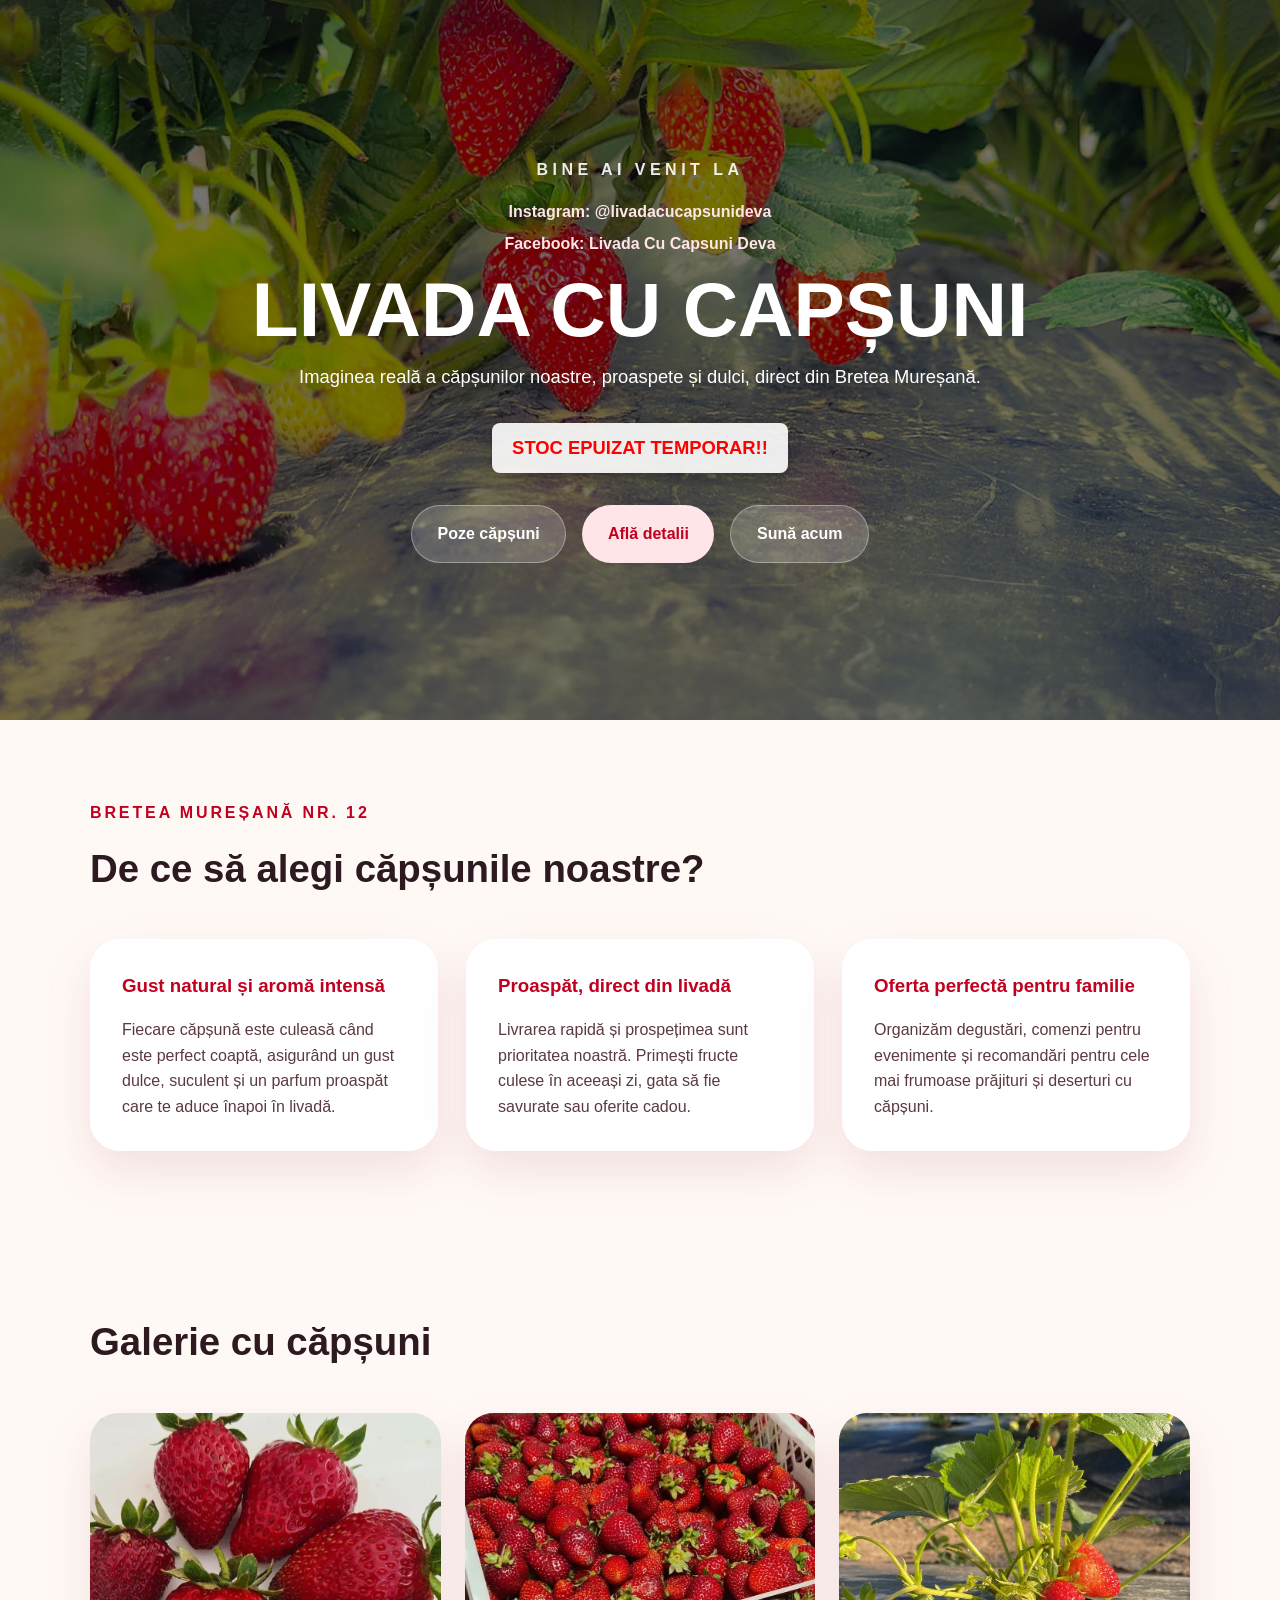
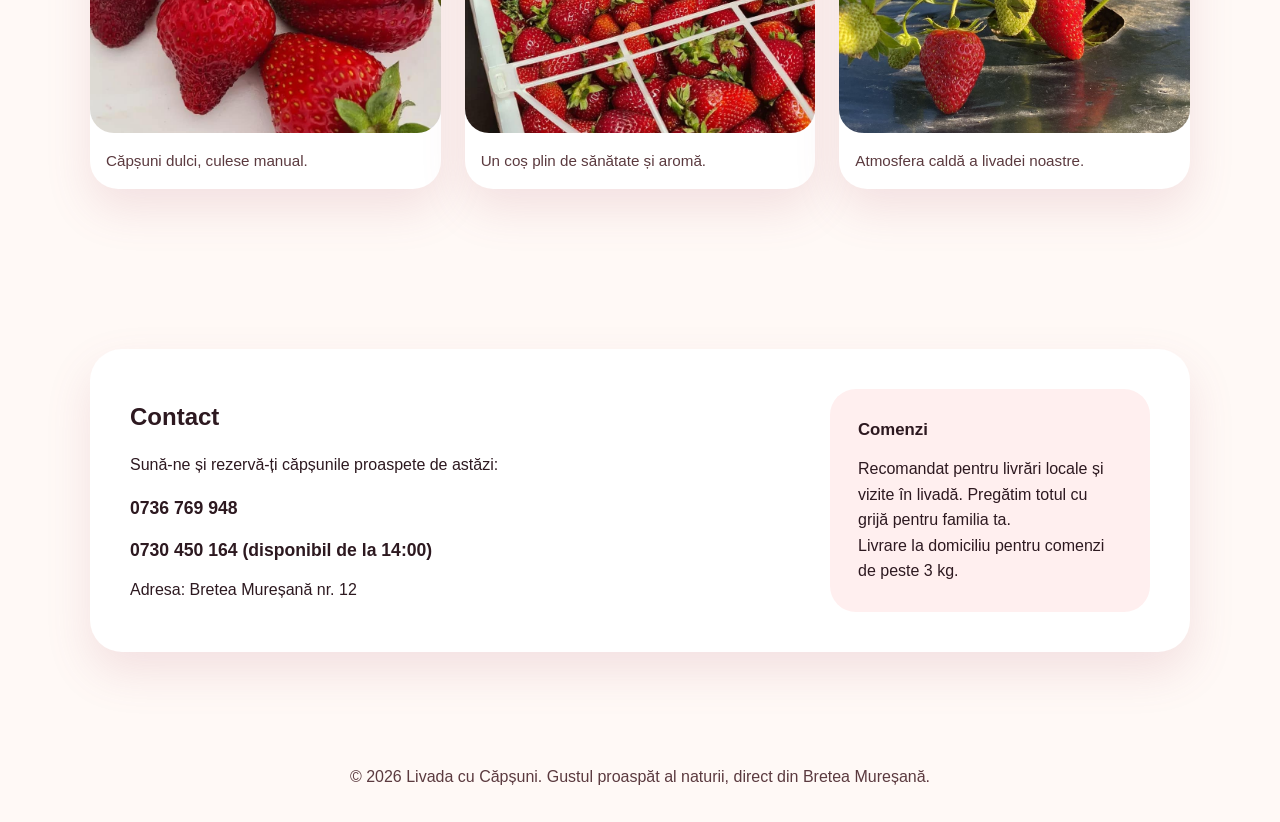
<file: index.html>
<!DOCTYPE html>
<html lang="ro">
<head>
  <meta charset="UTF-8" />
  <meta name="viewport" content="width=device-width, initial-scale=1.0" />
  <meta name="description" content="Livada cu Căpșuni Bretea Mureșană. Căpșuni proaspete, dulci și savuroase, culese manual direct din livada noastră din Deva / Bretea Mureșană.">
<meta name="keywords" content="capsuni deva, livada capsuni, capsuni bretea muresana, capsuni proaspete, cumpara capsuni deva, livada cu capsuni">
  <title>LIVADA CU CAPȘUNI</title>
  <link rel="stylesheet" href="styles.css" />
</head>
<body>
  <header class="hero">
    <div class="hero-content">
      <p class="eyebrow">Bine ai venit la</p>
      <div class="social-links">
        <span>Instagram: <strong>@livadacucapsunideva</strong></span>
        <span>Facebook: <strong>Livada Cu Capsuni Deva</strong></span>
      </div>
      <h1>LIVADA CU CAPȘUNI</h1>
      <p class="hero-text">Imaginea reală a căpșunilor noastre, proaspete și dulci, direct din Bretea Mureșană.</p>
      <p class="hero-text stoc-epuizat">STOC EPUIZAT TEMPORAR!!</p>
      <div class="hero-buttons">
        
    <a href="#galerie" class="btn secondary">Poze căpșuni</a>
        <a href="#despre" class="btn primary">Află detalii</a>
    <a href="#contact" class="btn secondary">Sună acum</a>
</div>
      </div>
    </div>
  </header>

  <main>
    <section id="despre" class="section info-section">
      <div class="container">
        <div class="section-header">
          <span>Bretea Mureșană nr. 12</span>
          <h2>De ce să alegi căpșunile noastre?</h2>
        </div>
        <div class="grid">
          <article class="card">
            <h3>Gust natural și aromă intensă</h3>
            <p>Fiecare căpșună este culeasă când este perfect coaptă, asigurând un gust dulce, suculent și un parfum proaspăt care te aduce înapoi în livadă.</p>
          </article>
          <article class="card">
            <h3>Proaspăt, direct din livadă</h3>
            <p>Livrarea rapidă și prospețimea sunt prioritatea noastră. Primești fructe culese în aceeași zi, gata să fie savurate sau oferite cadou.</p>
          </article>
          <article class="card">
            <h3>Oferta perfectă pentru familie</h3>
            <p>Organizăm degustări, comenzi pentru evenimente și recomandări pentru cele mai frumoase prăjituri și deserturi cu căpșuni.</p>
          </article>
        </div>
      </div>
    </section>

    <section id="galerie" class="section gallery-section">
      <div class="container">
        <div class="section-header">
          <h2>Galerie cu căpșuni</h2>
          
        </div>
        <div class="gallery">
          <figure>
            <img src="images/capsuni-1.jpg" alt="Căpșuni proaspete" onerror="this.src='https://images.unsplash.com/photo-1528825871115-3581a5387919?auto=format&fit=crop&w=800&q=80';" />
            <figcaption>Căpșuni dulci, culese manual.</figcaption>
          </figure>
          <figure>
            <img src="images/capsuni-2.jpg" alt="Coș cu căpșuni" onerror="this.src='https://images.unsplash.com/photo-1435956632634-6f3e0a86e0c8?auto=format&fit=crop&w=800&q=80';" />
            <figcaption>Un coș plin de sănătate și aromă.</figcaption>
          </figure>
          <figure>
            <img src="images/capsuni-3.jpg" alt="Căpșuni în livadă" onerror="this.src='https://images.unsplash.com/photo-1501004318641-b39e6451bec6?auto=format&fit=crop&w=800&q=80';" />
            <figcaption>Atmosfera caldă a livadei noastre.</figcaption>
          </figure>
        </div>
      </div>
    </section>

    <section id="contact" class="section contact-section">
      <div class="container contact-card">
        <div>
          <h2>Contact</h2>
          <p>Sună-ne și rezervă-ți căpșunile proaspete de astăzi:</p>
          <ul>
            <li>0736 769 948</li>
            <li>0730 450 164 (disponibil de la 14:00)</li>
          </ul>
          <p>Adresa: Bretea Mureșană nr. 12</p>
        </div>
        <div class="contact-note">
          <strong>Comenzi</strong>
          <p>Recomandat pentru livrări locale și vizite în livadă. Pregătim totul cu grijă pentru familia ta.</p>
          <p>Livrare la domiciliu pentru comenzi de peste 3 kg.</p>
        </div>
      </div>
    </section>
  </main>

  <footer class="footer">
    <p>&copy; 2026 Livada cu Căpșuni. Gustul proaspăt al naturii, direct din Bretea Mureșană.</p>
  </footer>
</body>
</html>
</file>
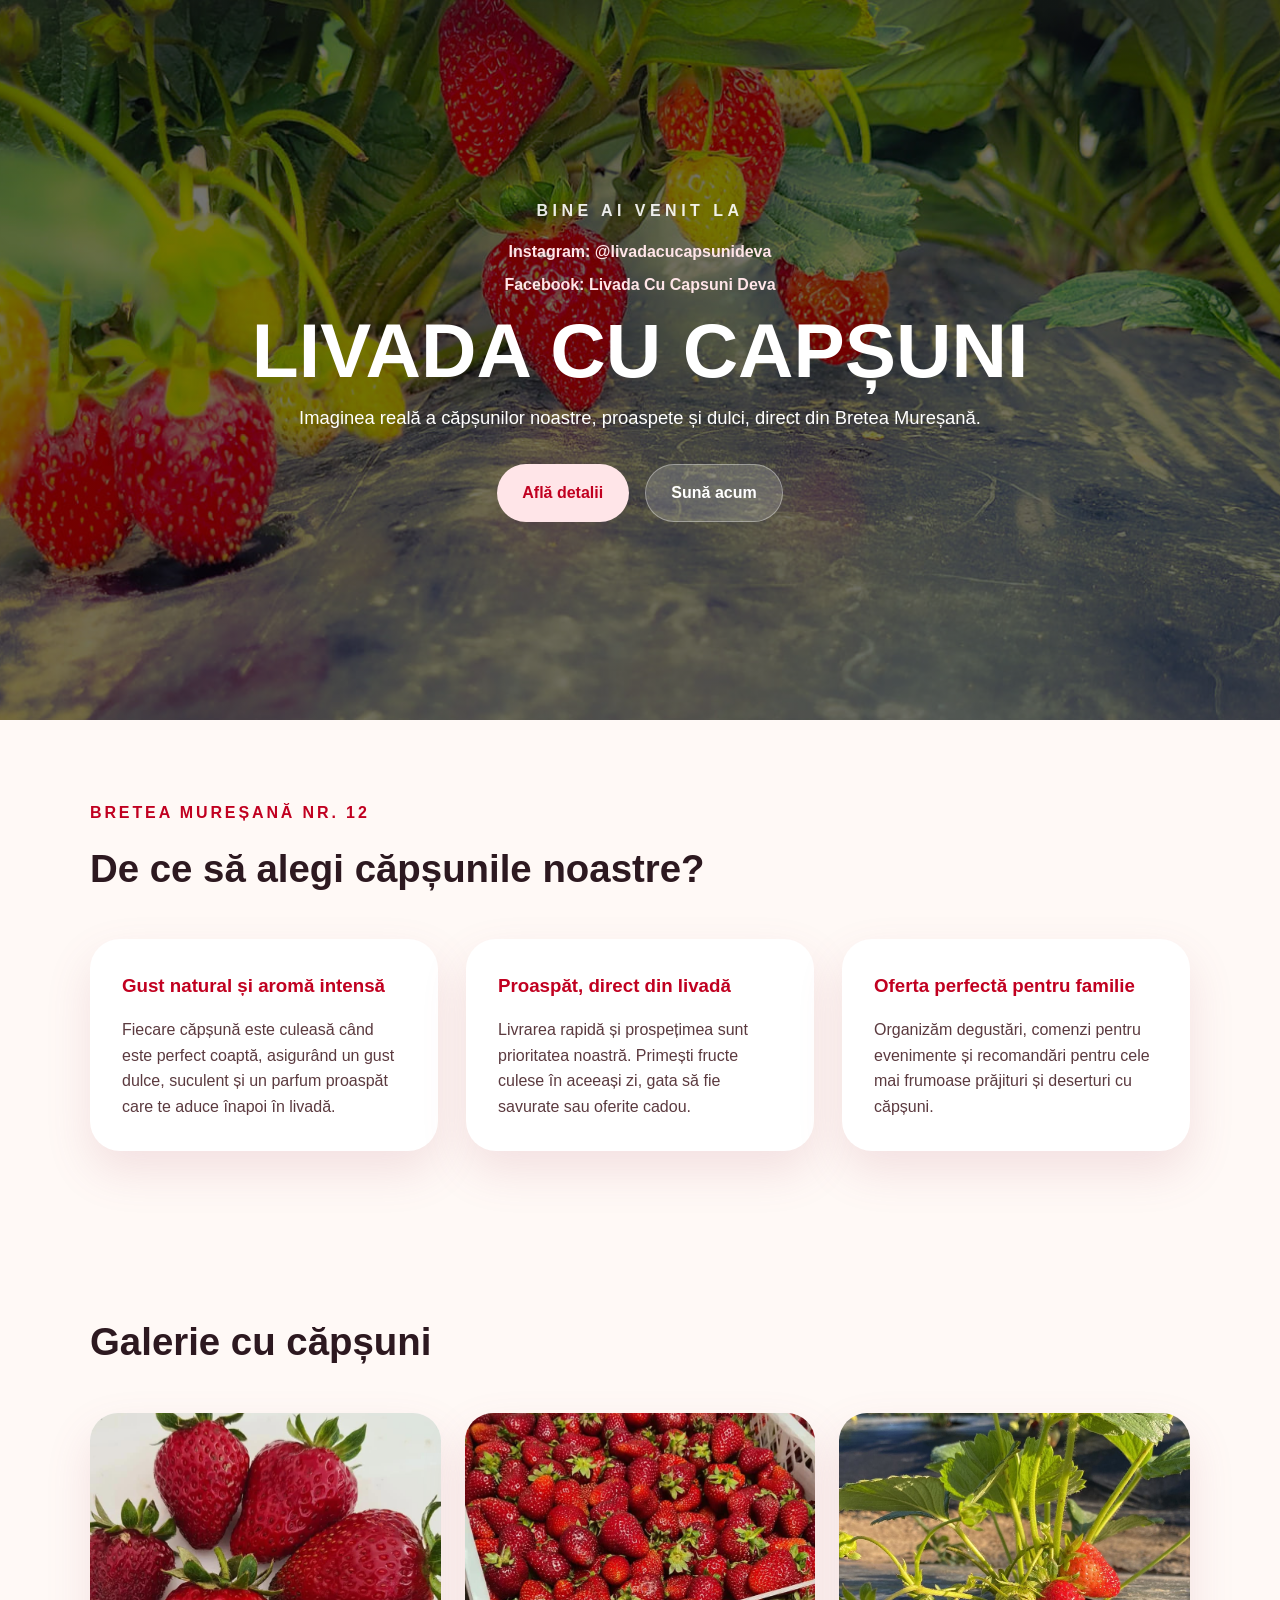
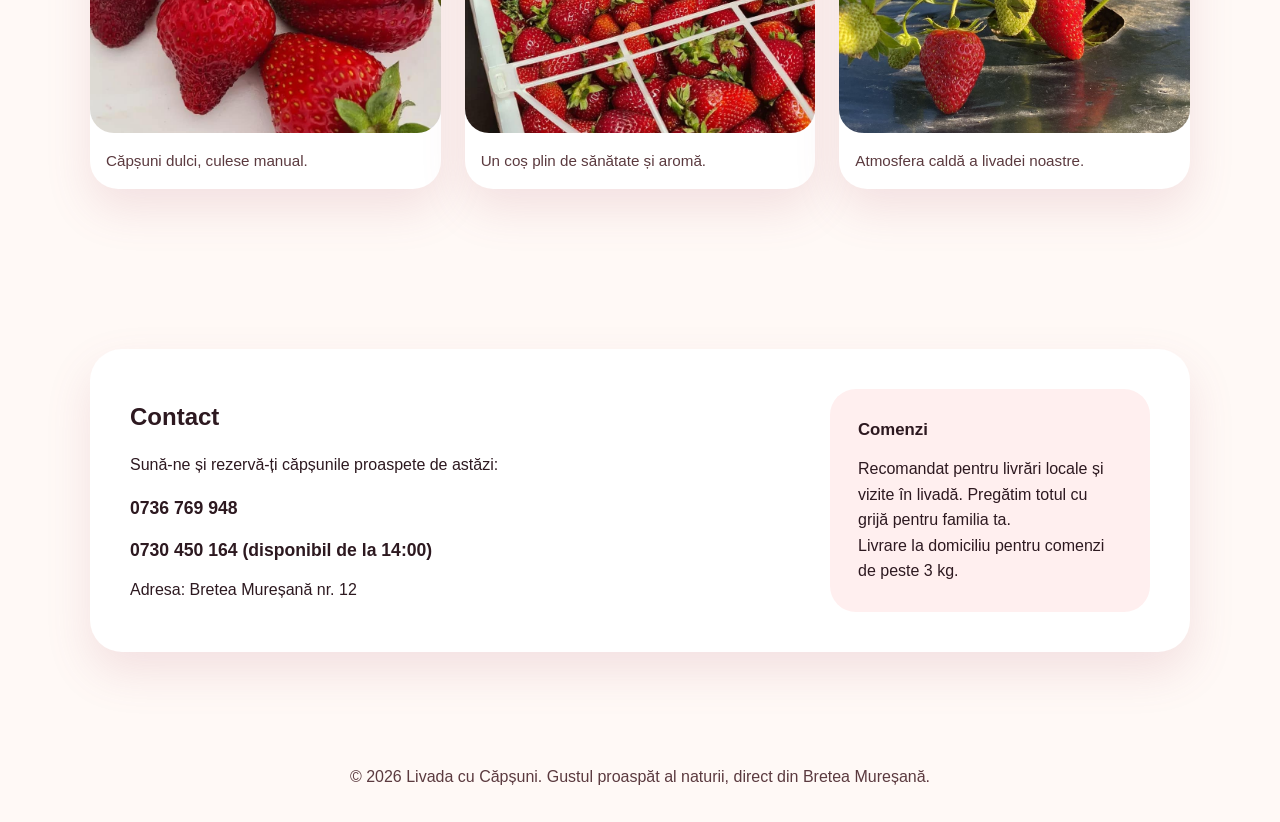
<file: LivadaCuCapsuni/index.html>
<!DOCTYPE html>
<html lang="ro">
<head>
  <meta charset="UTF-8" />
  <meta name="viewport" content="width=device-width, initial-scale=1.0" />
  <title>LIVADA CU CAPȘUNI</title>
  <link rel="stylesheet" href="styles.css" />
</head>
<body>
  <header class="hero">
    <div class="hero-content">
      <p class="eyebrow">Bine ai venit la</p>
      <div class="social-links">
        <span>Instagram: <strong>@livadacucapsunideva</strong></span>
        <span>Facebook: <strong>Livada Cu Capsuni Deva</strong></span>
      </div>
      <h1>LIVADA CU CAPȘUNI</h1>
      <p class="hero-text">Imaginea reală a căpșunilor noastre, proaspete și dulci, direct din Bretea Mureșană.</p>
      <div class="hero-buttons">
        <a href="#despre" class="btn primary">Află detalii</a>
        <a href="#contact" class="btn secondary">Sună acum</a>
      </div>
    </div>
  </header>

  <main>
    <section id="despre" class="section info-section">
      <div class="container">
        <div class="section-header">
          <span>Bretea Mureșană nr. 12</span>
          <h2>De ce să alegi căpșunile noastre?</h2>
        </div>
        <div class="grid">
          <article class="card">
            <h3>Gust natural și aromă intensă</h3>
            <p>Fiecare căpșună este culeasă când este perfect coaptă, asigurând un gust dulce, suculent și un parfum proaspăt care te aduce înapoi în livadă.</p>
          </article>
          <article class="card">
            <h3>Proaspăt, direct din livadă</h3>
            <p>Livrarea rapidă și prospețimea sunt prioritatea noastră. Primești fructe culese în aceeași zi, gata să fie savurate sau oferite cadou.</p>
          </article>
          <article class="card">
            <h3>Oferta perfectă pentru familie</h3>
            <p>Organizăm degustări, comenzi pentru evenimente și recomandări pentru cele mai frumoase prăjituri și deserturi cu căpșuni.</p>
          </article>
        </div>
      </div>
    </section>

    <section class="section gallery-section">
      <div class="container">
        <div class="section-header">
          <h2>Galerie cu căpșuni</h2>
          
        </div>
        <div class="gallery">
          <figure>
            <img src="images/capsuni-1.jpg" alt="Căpșuni proaspete" onerror="this.src='https://images.unsplash.com/photo-1528825871115-3581a5387919?auto=format&fit=crop&w=800&q=80';" />
            <figcaption>Căpșuni dulci, culese manual.</figcaption>
          </figure>
          <figure>
            <img src="images/capsuni-2.jpg" alt="Coș cu căpșuni" onerror="this.src='https://images.unsplash.com/photo-1435956632634-6f3e0a86e0c8?auto=format&fit=crop&w=800&q=80';" />
            <figcaption>Un coș plin de sănătate și aromă.</figcaption>
          </figure>
          <figure>
            <img src="images/capsuni-3.jpg" alt="Căpșuni în livadă" onerror="this.src='https://images.unsplash.com/photo-1501004318641-b39e6451bec6?auto=format&fit=crop&w=800&q=80';" />
            <figcaption>Atmosfera caldă a livadei noastre.</figcaption>
          </figure>
        </div>
      </div>
    </section>

    <section id="contact" class="section contact-section">
      <div class="container contact-card">
        <div>
          <h2>Contact</h2>
          <p>Sună-ne și rezervă-ți căpșunile proaspete de astăzi:</p>
          <ul>
            <li>0736 769 948</li>
            <li>0730 450 164 (disponibil de la 14:00)</li>
          </ul>
          <p>Adresa: Bretea Mureșană nr. 12</p>
        </div>
        <div class="contact-note">
          <strong>Comenzi</strong>
          <p>Recomandat pentru livrări locale și vizite în livadă. Pregătim totul cu grijă pentru familia ta.</p>
          <p>Livrare la domiciliu pentru comenzi de peste 3 kg.</p>
        </div>
      </div>
    </section>
  </main>

  <footer class="footer">
    <p>&copy; 2026 Livada cu Căpșuni. Gustul proaspăt al naturii, direct din Bretea Mureșană.</p>
  </footer>
</body>
</html>
</file>
<file: styles.css>
:root {
  --bg: #fff9f6;
  --primary: #c10020;
  --secondary: #8a1d2a;
  --text: #2d1920;
  --muted: #5b3a3f;
  --card: #ffffff;
  --shadow: 0 20px 45px rgba(177, 88, 110, 0.15);
}

* {
  box-sizing: border-box;
  margin: 0;
  padding: 0;
}

body {
  font-family: "Inter", "Segoe UI", Tahoma, Geneva, Verdana, sans-serif;
  background: var(--bg);
  color: var(--text);
  line-height: 1.6;
}

img {
  max-width: 100%;
  display: block;
  border-radius: 24px;
}

.hero {
  min-height: 80vh;
  background:
    linear-gradient(180deg, rgba(0, 0, 0, 0.55), rgba(0, 0, 0, 0.55)),
    url('images/capsuni-header.jpg') center/cover no-repeat,
    url('https://images.unsplash.com/photo-1439396087961-98bc12c21176?auto=format&fit=crop&w=1200&q=80') center/cover no-repeat;
  color: #fff;
  display: flex;
  align-items: center;
  justify-content: center;
  text-align: center;
  padding: 2rem 1.5rem;
}

.hero-content {
  max-width: 920px;
}

.eyebrow {
  text-transform: uppercase;
  letter-spacing: 0.28em;
  font-weight: 700;
  margin-bottom: 1rem;
  opacity: 0.9;
  
} .stoc-epuizat {
    font-size: 2rem;
    color: #ff0000;
    font-weight: 800;
    text-transform: uppercase;
    display: inline-block;
    background-color: rgba(255, 255, 255, 0.9);
    padding: 10px 20px;
    border-radius: 8px;
    margin-top: 15px;
    box-shadow: 0 4px 15px rgba(0, 0, 0, 0.3);
}


h1 {
  font-size: clamp(3rem, 6vw, 5rem);
  margin-bottom: 1rem;
  line-height: 0.95;
}

.hero-text {
  font-size: 1.15rem;
  max-width: 760px;
  margin: 0 auto 2rem;
}

.social-links {
  display: flex;
  flex-direction: column;
  gap: 0.45rem;
  color: #ffe5e8;
  font-weight: 600;
  margin-bottom: 1rem;
}

.social-links span {
  display: inline-block;
}

.hero-buttons {
  display: flex;
  gap: 1rem;
  justify-content: center;
  flex-wrap: wrap;
}

.btn {
  display: inline-flex;
  align-items: center;
  justify-content: center;
  padding: 0.95rem 1.6rem;
  border-radius: 999px;
  text-decoration: none;
  font-weight: 700;
  transition: transform 0.2s ease, box-shadow 0.2s ease;
}

.btn:hover {
  transform: translateY(-2px);
}

.primary {
  background: #ffe5e8;
  color: var(--primary);
}

.secondary {
  background: rgba(255,255,255,0.18);
  color: #fff;
  border: 1px solid rgba(255,255,255,0.35);
}

.section {
  padding: 5rem 1.5rem;
}

.container {
  max-width: 1100px;
  margin: 0 auto;
}

.section-header {
  max-width: 760px;
  margin-bottom: 2.5rem;
}

.section-header span {
  display: inline-block;
  margin-bottom: 0.75rem;
  color: var(--primary);
  font-weight: 700;
  text-transform: uppercase;
  letter-spacing: 0.18em;
}

.section-header h2 {
  font-size: clamp(2rem, 3vw, 2.8rem);
  margin-bottom: 1rem;
}

.section-header p {
  color: var(--muted);
  font-size: 1rem;
}

.grid {
  display: grid;
  grid-template-columns: repeat(auto-fit, minmax(250px, 1fr));
  gap: 1.75rem;
}

.card {
  background: var(--card);
  border-radius: 30px;
  padding: 2rem;
  box-shadow: var(--shadow);
}

.card h3 {
  margin-bottom: 1rem;
  color: var(--primary);
}

.card p {
  color: var(--muted);
}

.gallery {
  display: grid;
  grid-template-columns: repeat(auto-fit, minmax(240px, 1fr));
  gap: 1.5rem;
}

.gallery figure {
  background: #fff;
  border-radius: 28px;
  overflow: hidden;
  box-shadow: var(--shadow);
}

.gallery figure img {
  width: 100%;
  height: 320px;
  object-fit: cover;
}

.gallery figcaption {
  padding: 1rem;
  font-size: 0.95rem;
  color: var(--muted);
}

.contact-card {
  display: grid;
  grid-template-columns: 1fr 320px;
  gap: 2rem;
  align-items: center;
  background: #fff;
  border-radius: 32px;
  box-shadow: var(--shadow);
  padding: 2.5rem;
}

.contact-card h2 {
  margin-bottom: 1rem;
}

.contact-card ul {
  list-style: none;
  margin-top: 1rem;
}

.contact-card li {
  margin-bottom: 0.85rem;
  font-size: 1.1rem;
  font-weight: 700;
}

.contact-note {
  background: #ffefef;
  border-radius: 26px;
  padding: 1.75rem;
}

.contact-note strong {
  display: block;
  font-size: 1.05rem;
  margin-bottom: 0.75rem;
}

.footer {
  text-align: center;
  padding: 2rem 1.5rem;
  color: var(--muted);
}

@media (max-width: 760px) {
  .contact-card {
    grid-template-columns: 1fr;
  }
}
</file>
<file: LivadaCuCapsuni/styles.css>
:root {
  --bg: #fff9f6;
  --primary: #c10020;
  --secondary: #8a1d2a;
  --text: #2d1920;
  --muted: #5b3a3f;
  --card: #ffffff;
  --shadow: 0 20px 45px rgba(177, 88, 110, 0.15);
}

* {
  box-sizing: border-box;
  margin: 0;
  padding: 0;
}

body {
  font-family: "Inter", "Segoe UI", Tahoma, Geneva, Verdana, sans-serif;
  background: var(--bg);
  color: var(--text);
  line-height: 1.6;
}

img {
  max-width: 100%;
  display: block;
  border-radius: 24px;
}

.hero {
  min-height: 80vh;
  background:
    linear-gradient(180deg, rgba(0, 0, 0, 0.55), rgba(0, 0, 0, 0.55)),
    url('images/capsuni-header.jpg') center/cover no-repeat,
    url('https://images.unsplash.com/photo-1439396087961-98bc12c21176?auto=format&fit=crop&w=1200&q=80') center/cover no-repeat;
  color: #fff;
  display: flex;
  align-items: center;
  justify-content: center;
  text-align: center;
  padding: 2rem 1.5rem;
}

.hero-content {
  max-width: 920px;
}

.eyebrow {
  text-transform: uppercase;
  letter-spacing: 0.28em;
  font-weight: 700;
  margin-bottom: 1rem;
  opacity: 0.9;
}

h1 {
  font-size: clamp(3rem, 6vw, 5rem);
  margin-bottom: 1rem;
  line-height: 0.95;
}

.hero-text {
  font-size: 1.15rem;
  max-width: 760px;
  margin: 0 auto 2rem;
}

.social-links {
  display: flex;
  flex-direction: column;
  gap: 0.45rem;
  color: #ffe5e8;
  font-weight: 600;
  margin-bottom: 1rem;
}

.social-links span {
  display: inline-block;
}

.hero-buttons {
  display: flex;
  gap: 1rem;
  justify-content: center;
  flex-wrap: wrap;
}

.btn {
  display: inline-flex;
  align-items: center;
  justify-content: center;
  padding: 0.95rem 1.6rem;
  border-radius: 999px;
  text-decoration: none;
  font-weight: 700;
  transition: transform 0.2s ease, box-shadow 0.2s ease;
}

.btn:hover {
  transform: translateY(-2px);
}

.primary {
  background: #ffe5e8;
  color: var(--primary);
}

.secondary {
  background: rgba(255,255,255,0.18);
  color: #fff;
  border: 1px solid rgba(255,255,255,0.35);
}

.section {
  padding: 5rem 1.5rem;
}

.container {
  max-width: 1100px;
  margin: 0 auto;
}

.section-header {
  max-width: 760px;
  margin-bottom: 2.5rem;
}

.section-header span {
  display: inline-block;
  margin-bottom: 0.75rem;
  color: var(--primary);
  font-weight: 700;
  text-transform: uppercase;
  letter-spacing: 0.18em;
}

.section-header h2 {
  font-size: clamp(2rem, 3vw, 2.8rem);
  margin-bottom: 1rem;
}

.section-header p {
  color: var(--muted);
  font-size: 1rem;
}

.grid {
  display: grid;
  grid-template-columns: repeat(auto-fit, minmax(250px, 1fr));
  gap: 1.75rem;
}

.card {
  background: var(--card);
  border-radius: 30px;
  padding: 2rem;
  box-shadow: var(--shadow);
}

.card h3 {
  margin-bottom: 1rem;
  color: var(--primary);
}

.card p {
  color: var(--muted);
}

.gallery {
  display: grid;
  grid-template-columns: repeat(auto-fit, minmax(240px, 1fr));
  gap: 1.5rem;
}

.gallery figure {
  background: #fff;
  border-radius: 28px;
  overflow: hidden;
  box-shadow: var(--shadow);
}

.gallery figure img {
  width: 100%;
  height: 320px;
  object-fit: cover;
}

.gallery figcaption {
  padding: 1rem;
  font-size: 0.95rem;
  color: var(--muted);
}

.contact-card {
  display: grid;
  grid-template-columns: 1fr 320px;
  gap: 2rem;
  align-items: center;
  background: #fff;
  border-radius: 32px;
  box-shadow: var(--shadow);
  padding: 2.5rem;
}

.contact-card h2 {
  margin-bottom: 1rem;
}

.contact-card ul {
  list-style: none;
  margin-top: 1rem;
}

.contact-card li {
  margin-bottom: 0.85rem;
  font-size: 1.1rem;
  font-weight: 700;
}

.contact-note {
  background: #ffefef;
  border-radius: 26px;
  padding: 1.75rem;
}

.contact-note strong {
  display: block;
  font-size: 1.05rem;
  margin-bottom: 0.75rem;
}

.footer {
  text-align: center;
  padding: 2rem 1.5rem;
  color: var(--muted);
}

@media (max-width: 760px) {
  .contact-card {
    grid-template-columns: 1fr;
  }
}
</file>
